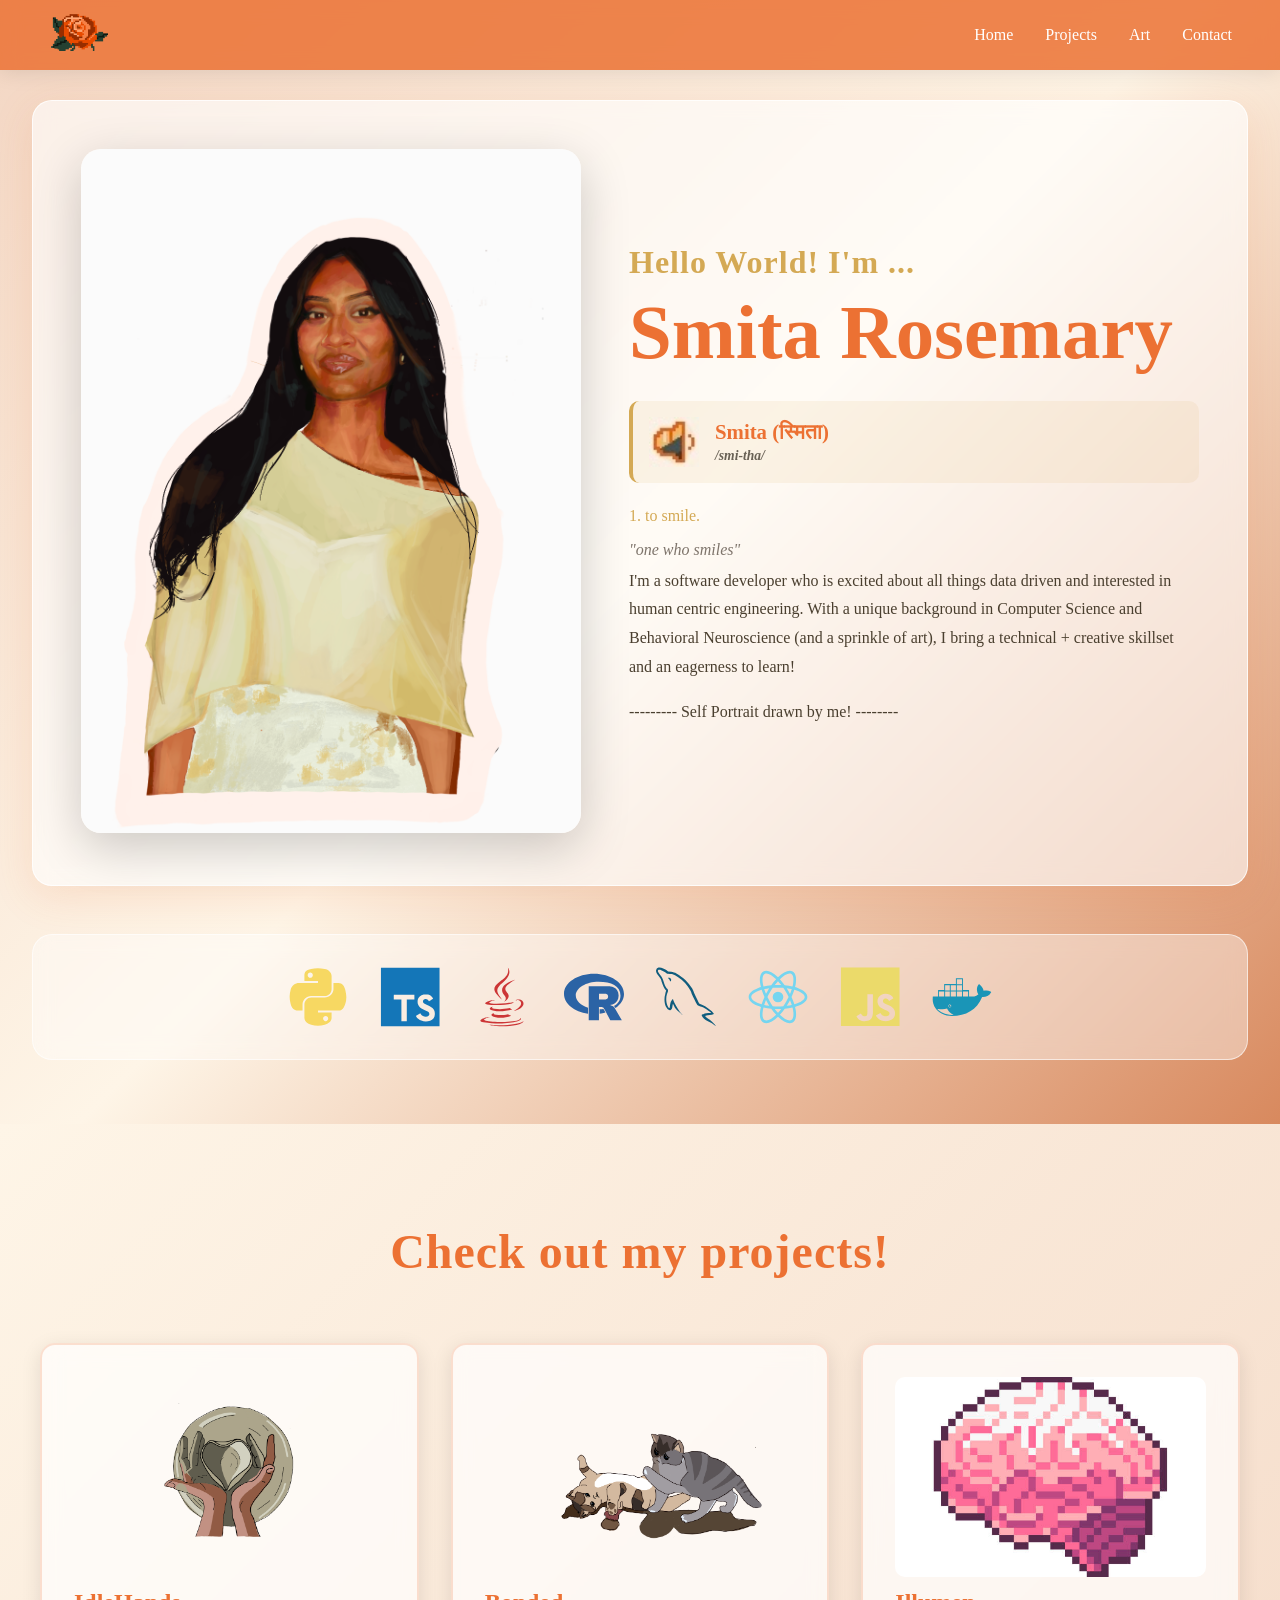
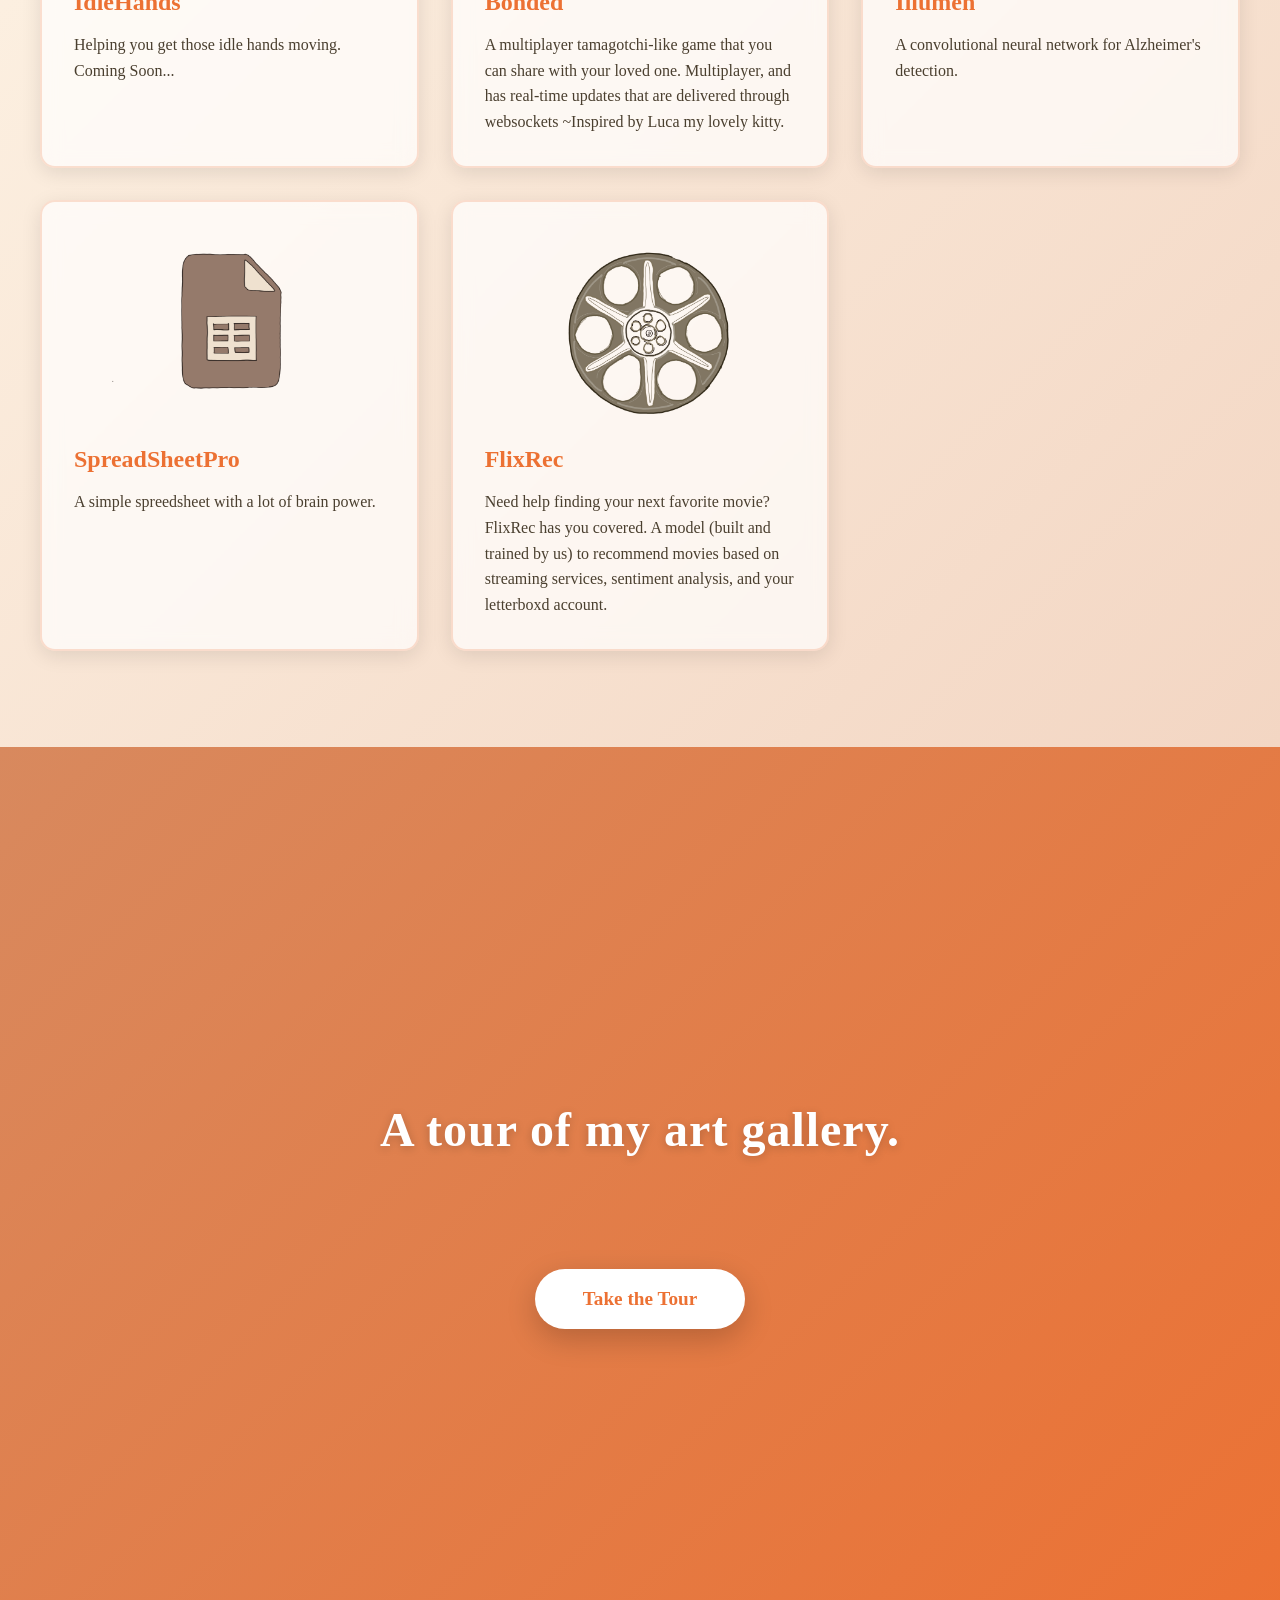
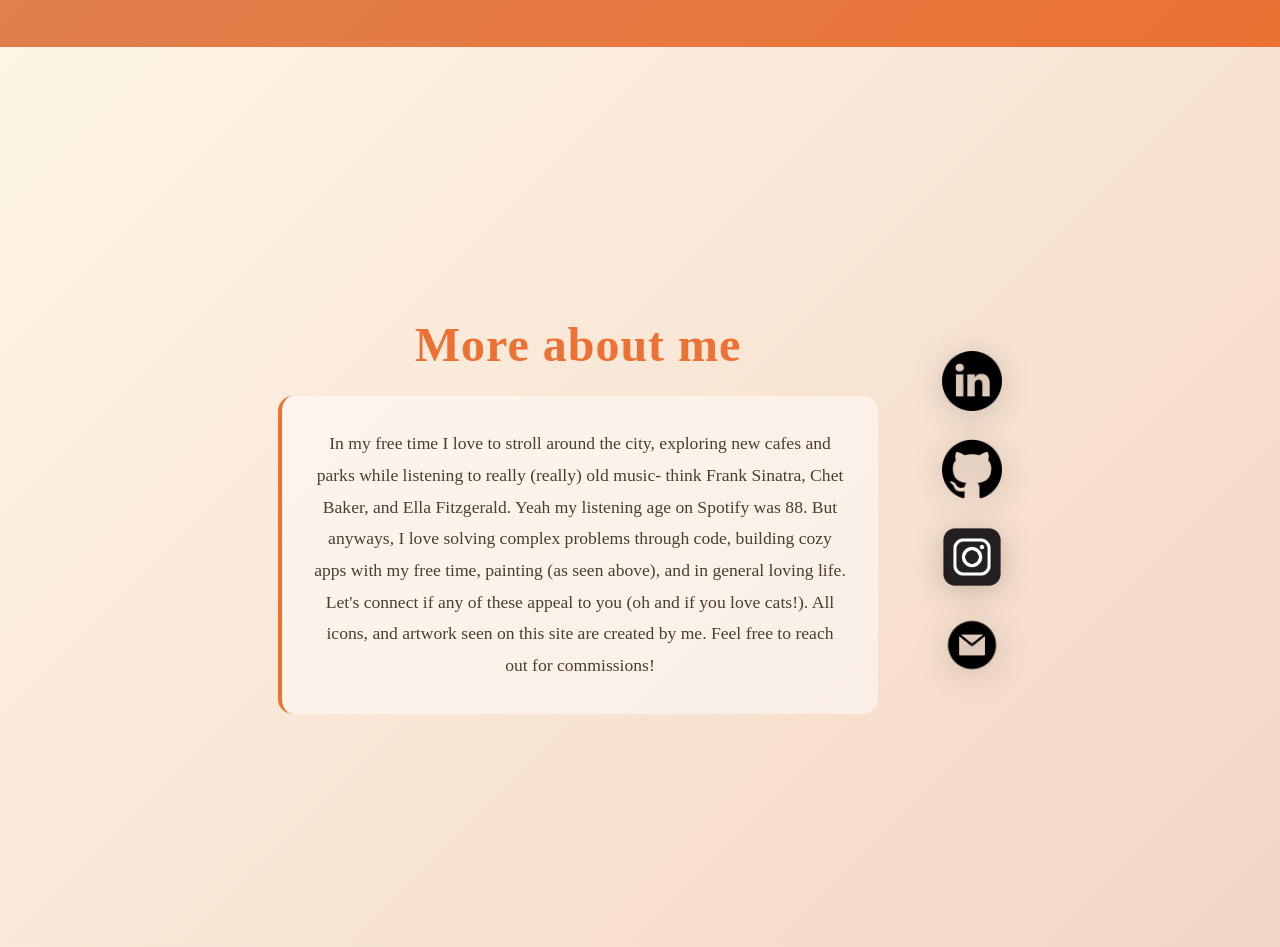
<file: index.html>
<!DOCTYPE html>
<html lang="en">
<head>
    <meta charset="UTF-8">
    <meta name="viewport" content="width=device-width, initial-scale=1.0">
    <title>Smita Rosemary's Portfolio Website</title>
    <link rel="stylesheet" href="style.css">
</head>
<body>
    <header>
        <div class = "logo">
            <img src="assets/loho.png" id="logo-button" alt="Logo">
        </div>
        <nav>
            <ul>
                <li class = "nav-item"><a href = "#Home" class = "active">Home</a></li>
                <li class = "nav-item"><a href = "#Projects" class="active">Projects</a></li>
                <li class = "nav-item"><a href = "#Art" class="active">Art</a></li>
                <li class = "nav-item"><a href = "#Contact" class="active">Contact</a></li>
            </ul>        
        </nav>
    </header>

    <section id="Home">
        <div class = "home-content">
            <div class="middle-home-section">
                <div class ="picture-container">
                    <img src="assets/self-png-version.png" alt="Profile Picture" class="profile-pic">
                </div>
                <div class = "intro-text">
                    <h2>Hello World! I'm ...</h2>
                    <h1>Smita Rosemary</h1>
                    <div class="pronounciation-header">
                        <img src="assets/audio1.jpg" alt="Play Sound" class="audio-pronounce" id= "play-sound">
                                        
                        <div class="name-things">
                            <h3>Smita (स्मिता)</h3>
                            <h4>/smi-tha/</h4>
                        </div>
                    </div>
                    <h5>1. to smile.</h5>
                    <h6>"one who smiles"</h6>
                    <p>I'm a software developer who is excited about all things data driven and interested in human centric engineering.
                        With a unique background in Computer Science and Behavioral Neuroscience (and a sprinkle of art), 
                        I bring a technical + creative skillset and an eagerness to learn!</p>
                    <p>--------- Self Portrait drawn by me! --------</p>
                </div>
            </div>
            
            <div class="tech-stack-icons">
                <img src="assets/python-plain.svg" alt="Python" class="tech-icon">
                <img src="assets/typescript-plain.svg" alt="TypeScript" class="tech-icon">
                <img src="assets/java-plain.svg" alt="Java" class="tech-icon">
                <img src="assets/r-plain.svg" alt="R" class="tech-icon">
                <img src="assets/mysql-original.svg" alt="SQL" class="tech-icon">
                <img src="assets/react-original.svg" alt="React" class="tech-icon">
                <img src="assets/javascript-plain.svg" alt="JavaScript" class="tech-icon">
                <img src="assets/docker-plain.svg" alt="Docker" class="tech-icon">
        </div>
    </section>
    <section id="Projects">
        <h2>Check out my projects!</h2>
        <div class="projects-content">
            <a href="https://github.com/smithsrose1/IdleHands" class="project-card">
                <img src="assets/idle2.png" alt="Project 1">
                <h3>IdleHands</h3>
                <p>Helping you get those idle hands moving. Coming Soon...</p>
            </a>
            <a href="https://github.com/smithsrose1/bonded" class="project-card">
                <img src="assets/virtualpet.png" alt="Project 2">
                <h3>Bonded</h3>
                <p>A multiplayer tamagotchi-like game that you can share with your loved one. Multiplayer, and has real-time updates that are delivered through websockets ~Inspired by Luca my lovely kitty.</p>
            </a>
            <a href="https://github.com/smithsrose1/mindscope" class="project-card">
                <img src="assets/brain.jpg" alt="Project 3">
                <h3>Illumen</h3>
                <p>A convolutional neural network for Alzheimer's detection.</p>
            </a>
            <a href="https://github.com/smithsrose1/SpreadsheetPro.git" class="project-card">
                <img src="assets/spreadpro2.png" alt="Project 4">
                <h3>SpreadSheetPro</h3>
                <p>A simple spreedsheet with a lot of brain power.</p>
            </a>
            <a href="https://github.com/smithsrose1/FlixRec.git" class="project-card">
                <img src="assets/flixrec.png" alt="Project 5">
                <h3>FlixRec</h3>
                <p>Need help finding your next favorite movie? FlixRec has you covered. A model (built and trained by us)
                    to recommend movies based on streaming services, sentiment analysis, and your letterboxd account.</p>
            </a>
        </div>
    </section>
    <section id="Art">
        <h2>A tour of my art gallery.</h2>
        <a href="art-gallery.html" class="tour-button" id="play-tour-audio">Take the Tour</a>
    </section>
    <section id="Contact">
        <div class="contact-content">
            <h2>More about me</h2>
            <p>In my free time I love to stroll around the city, exploring new cafes and parks while listening to really (really) old music- 
                think Frank Sinatra, Chet Baker, and Ella Fitzgerald. Yeah my listening age on Spotify was 88. 
                But anyways, I love solving complex problems through code, building cozy apps with my free time, painting (as seen above), and in general loving life.
                Let's connect if any of these appeal to you (oh and if you love cats!).
                All icons, and artwork seen on this site are created by me. Feel free to reach out for commissions!</p>
        </div>
        <div class="social-links">
            <a href="https://www.linkedin.com/in/smita-rosemary/" target="_blank">
                <img src="assets/linkedin.png" alt="LinkedIn" class="social-icon">
            </a>
            <a href="https://github.com/smithsrose1" target="_blank">
                <img src="assets/github.png" alt="GitHub" class="social-icon">
            </a>
            <a href="https://instagram.com/smita-rosemary" target="_blank">
                <img src="assets/ig.png" alt="Instagram" class="social-icon">
            </a>
            <a href="https://instagram.com/smita-rosemary" target="_blank">
                <img src="assets/email.png" alt="Email" class="social-icon">
            </a>
        </div>
    </section>  
    <audio id="pronounce-player" loop>
        <source src="assets/portfolio-track.mp3" type="audio/mpeg">
    </audio>

    <!-- Link your JavaScript file here -->
    <script src="script.js"></script>
</body>
</html>
</file>
<file: style.css>
/* ========== GLOBAL STYLES ========== */
* {
    margin: 0;
    padding: 0;
    box-sizing: border-box;
}

html {
    scroll-behavior: smooth;
    scroll-padding-top: 80px;
}

body {
    font-family: 'Georgia', serif;
    margin: 0;
    width: 100%;
    min-height: 100vh;
    background: linear-gradient(135deg, #f3d6c3 0%, #d8895e 100%);
    color: #2a2318;
}

/* ========== HEADER / NAVIGATION ========== */
header {
    position: fixed;
    top: 0;
    left: 0;
    width: 100%;
    height: 70px;
    display: flex;
    align-items: center;
    justify-content: space-between;
    padding: 0 3rem;
    background: rgba(236, 113, 51, 0.85);
    backdrop-filter: blur(10px);
    box-shadow: 0 2px 20px rgba(0, 0, 0, 0.1);
    z-index: 1000;
}

.logo img {
    height: 60px;
    width: auto;
    transition: transform 0.3s ease;
}

.logo img:hover {
    transform: scale(1.05);
}

nav ul {
    display: flex;
    list-style: none;
    gap: 2rem;
    margin: 0;
    padding: 0;
}

.nav-item a {
    text-decoration: none;
    color: #fff;
    font-weight: 500;
    font-size: 1rem;
    position: relative;
    padding: 0.5rem 0;
    transition: color 0.3s ease;
}

.nav-item a:hover {
    color: #4b2514;
    transition: color 0.3s ease-in-out;
}

/* ========== SECTIONS ========== */
section {
    min-height: 100vh;
    padding: 100px 2rem 4rem;
    display: flex;
    flex-direction: column;
    align-items: center;
    justify-content: center;
}

section h2 {
    font-size: clamp(2rem, 5vw, 3rem);
    color: #ec7133;
    margin-bottom: 2rem;
    text-align: left;
    letter-spacing: 1px;
}

/* ========== HOME SECTION ========== */
#Home {
    background: linear-gradient(135deg, #f3d6c3 0%, #fef5e7 50%, #d8895e 100%);
}

.home-content {
    width: 100%;
    max-width: 1400px;
}

.middle-home-section {
    display: flex;
    justify-content: center;
    align-items: center;
    gap: 3rem;
    padding: 3rem;
    background: rgba(255, 255, 255, 0.6);
    backdrop-filter: blur(10px);
    border-radius: 20px;
    box-shadow: 0 10px 40px rgba(236, 113, 51, 0.15);
    margin-bottom: 3rem;
    border: 1px solid rgba(255, 255, 255, 0.8);
}

.picture-container {
    flex: 1;
    max-width: 500px;
}

.profile-pic {
    width: 100%;
    height: auto;
    border-radius: 20px;
    box-shadow: 0 15px 50px rgba(0, 0, 0, 0.2);
    transition: transform 0.3s ease, box-shadow 0.3s ease;
}

.profile-pic:hover {
    transform: translateY(-5px);
    box-shadow: 0 20px 60px rgba(0, 0, 0, 0.25);
}

.intro-text {
    flex: 1;
    text-align: left;
    color: #2a2318;
}

.intro-text h2 {
    font-size: clamp(1.5rem, 3vw, 2rem);
    color: #d4a954;
    margin-bottom: 0.5rem;
    text-align: left;
}

.intro-text h1 {
    font-size: clamp(3rem, 6vw, 5rem);
    color: #ec7133;
    margin-bottom: 1rem;
    font-weight: 700;
    align-items: left;
}

.pronounciation-header {
    display: flex;
    align-items: center;
    gap: 1rem;
    margin: 1.5rem 0;
    padding: 1rem;
    background: rgba(212, 169, 84, 0.1);
    border-radius: 10px;
    border-left: 4px solid #d4a954;
}

.audio-pronounce {
    width: 50px;
    height: 50px;
    cursor: pointer;
    transition: transform 0.3s ease;
}

.audio-pronounce:hover {
    transform: scale(1.1);
}

.name-things h3 {
    font-size: 1.3rem;
    font-weight: 600;
    color: #ec7133;
    margin-bottom: 0.25rem;
}

.name-things h4 {
    font-size: .85rem;
    font-style: italic;
    opacity: 0.7;
}

.intro-text h5 {
    font-size: 1rem;
    font-weight: 500;
    margin: 1rem 0 0.5rem 0;
    color: #d4a954;
}
.intro-text h6 {
    font-size: 1rem;
    font-weight: 500;
    margin: 1rem 0 0.5rem 0;
    font-style:italic;
    color: #7e746b;
}

.intro-text p {
    font-size: 1rem;
    line-height: 1.8;
    margin-bottom: 1rem;
    color: #4a3f2f;
}

/* Tech Stack Icons */
.tech-stack-icons {
    display: flex;
    justify-content: center;
    align-items: center;
    gap: 2rem;
    flex-wrap: wrap;
    padding: 2rem;
    background: rgba(255, 255, 255, 0.4);
    border-radius: 20px;
    backdrop-filter: blur(10px);
    border: 1px solid rgba(255, 255, 255, 0.6);
}

.tech-icon {
    width: 60px;
    height: 60px;
    object-fit: contain;
    transition: transform 0.3s ease, filter 0.3s ease;
    filter: grayscale(20%);
}

.tech-icon:hover {
    transform: translateY(-10px) scale(1.1);
    filter: grayscale(0%) drop-shadow(0 10px 20px rgba(236, 113, 51, 0.3));
}

/* ========== PROJECTS SECTION ========== */
#Projects {
    background: linear-gradient(135deg, #fef5e7 0%, #f3d6c3 100%);
}

.projects-content {
    display: grid;
    grid-template-columns: repeat(auto-fit, minmax(300px, 1fr));
    gap: 2rem;
    max-width: 1200px;
    width: 100%;
    padding: 2rem 0;
}

.project-card {
    background: rgba(255, 255, 255, 0.7);
    backdrop-filter: blur(10px);
    border-radius: 15px;
    padding: 2rem;
    text-decoration: none;
    color: #2a2318;
    border: 2px solid rgba(236, 113, 51, 0.2);
    transition: all 0.4s cubic-bezier(0.4, 0, 0.2, 1);
    box-shadow: 0 5px 20px rgba(0, 0, 0, 0.1);
    position: relative;
    overflow: hidden;
}

.project-card::before {
    content: '';
    position: absolute;
    top: 0;
    left: 0;
    right: 0;
    height: 4px;
    background: linear-gradient(90deg, #ec7133, #d4a954);
    transform: scaleX(0);
    transform-origin: left;
    transition: transform 0.4s ease;
}

.project-card:hover::before {
    transform: scaleX(1);
}

.project-card:hover {
    transform: translateY(-15px);
    box-shadow: 0 20px 40px rgba(236, 113, 51, 0.25);
    border-color: #ec7133;
    background: rgba(255, 255, 255, 0.9);
}

.project-card img {
    width: 100%;
    height: 200px;
    object-fit: cover;
    border-radius: 10px;
    margin-bottom: .5rem;
    transition: transform 0.4s ease;
}

.project-card:hover img {
    transform: scale(1.05);
}

.project-card h3 {
    font-size: 1.5rem;
    color: #ec7133;
    margin-bottom: 1rem;
    transition: color 0.3s ease;
}

.project-card:hover h3 {
    color: #d4a954;
}

.project-card p {
    font-size: 1rem;
    line-height: 1.6;
    color: #4a3f2f;
}

/* ========== ART SECTION ========== */
#Art {
    background: linear-gradient(135deg, #d8895e 0%, #ec7133 100%);
    color: white;
}

#Art h2 {
    color: #fff;
    text-shadow: 0 2px 10px rgba(0, 0, 0, 0.2);
    margin-bottom: 7rem;
}

.tour-button {
    display: inline-block;
    padding: 1.2rem 3rem;
    font-size: 1.2rem;
    font-weight: 600;
    color: #ec7133;
    background: white;
    border: none;
    border-radius: 50px;
    text-decoration: none;
    box-shadow: 0 10px 30px rgba(0, 0, 0, 0.2);
    transition: all 0.3s ease;
    position: relative;
    overflow: hidden;
}

.tour-button::before {
    content: '';
    position: absolute;
    top: 50%;
    left: 50%;
    width: 0;
    height: 0;
    border-radius: 50%;
    background: rgba(212, 169, 84, 0.3);
    transform: translate(-50%, -50%);
    transition: width 0.6s ease, height 0.6s ease;
}

.tour-button:hover::before {
    width: 300px;
    height: 300px;
}

.tour-button:hover {
    transform: translateY(-5px);
    box-shadow: 0 15px 40px rgba(0, 0, 0, 0.3);
    color: #2a2318;
}

/* ========== CONTACT SECTION ========== */
#Contact {
    background: linear-gradient(135deg, #fef5e7 0%, #f3d6c3 100%);
    display: flex;
    flex-direction: row;
    align-items: right;
    justify-content: center;
    gap: 4rem;
}

.contact-content {
    flex: 1;
    max-width: 600px;
    text-align: center;
}

.contact-content h2 {
    text-align: center;
    margin-bottom: 1.5rem;
}

.contact-content p {
    font-size: 1.1rem;
    line-height: 1.8;
    color: #4a3f2f;
    background: rgba(255, 255, 255, 0.5);
    padding: 2rem;
    border-radius: 15px;
    border-left: 4px solid #ec7133;
}

.social-links {
    display: flex;
    flex-direction: column;
    gap: 1.5rem;
    align-items: center;
}

.social-icon {
    width: 60px;
    height: 60px;
    transition: transform 0.3s ease, filter 0.3s ease;
    filter: drop-shadow(0 5px 15px rgba(0, 0, 0, 0.2));
}

.social-icon:hover {
    transform: translateY(-10px) scale(1.15);
    filter: drop-shadow(0 10px 25px rgba(236, 113, 51, 0.4));
}

/* ========== RESPONSIVE DESIGN ========== */

/* Tablets */
@media (max-width: 1024px) {
    header {
        padding: 0 2rem;
    }
    
    nav ul {
        gap: 1.5rem;
    }
    
    .middle-home-section {
        padding: 2rem;
    }
}

/* Mobile landscape and small tablets */
@media (max-width: 768px) {
    header {
        height: auto;
        padding: 1rem;
    }
    
    nav ul {
        gap: 1rem;
    }
    
    .nav-item a {
        font-size: 0.9rem;
    }
    
    section {
        padding: 80px 1.5rem 3rem;
    }
    
    .middle-home-section {
        flex-direction: column;
        padding: 2rem 1.5rem;
    }
    
    .intro-text {
        text-align: center;
    }
    
    .pronounciation-header {
        justify-content: center;
    }
    
    .tech-stack-icons {
        gap: 1.5rem;
    }
    
    .tech-icon {
        width: 50px;
        height: 50px;
    }
    
    .projects-content {
        grid-template-columns: 1fr;
        gap: 1.5rem;
    }
    
    #Contact {
        flex-direction: column;
        gap: 2rem;
    }
    
    .contact-content {
        text-align: center;
    }
    
    .contact-content h2 {
        text-align: center;
    }
    
    .social-links {
        flex-direction: row;
        flex-wrap: wrap;
        justify-content: center;
    }
}

/* Mobile portrait */
@media (max-width: 480px) {
    header {
        flex-direction: column;
        height: auto;
        padding: 1rem 0.5rem;
    }
    
    .logo img {
        height: 30px;
    }
    
    nav ul {
        gap: 0.75rem;
        flex-wrap: wrap;
        justify-content: center;
    }
    
    .nav-item a {
        font-size: 0.85rem;
    }
    
    section {
        padding: 100px 1rem 2rem;
    }
    
    section h2 {
        font-size: 1.8rem;
    }
    
    .middle-home-section {
        padding: 1.5rem 1rem;
        gap: 2rem;
    }
    
    .intro-text h1 {
        font-size: 2.5rem;
    }
    
    .tech-icon {
        width: 45px;
        height: 45px;
    }
    
    .project-card {
        padding: 1.5rem;
    }
    
    .project-card img {
        height: 150px;
    }
    
    .tour-button {
        padding: 1rem 2rem;
        font-size: 1rem;
    }
    
    .contact-content p {
        font-size: 1rem;
        padding: 1.5rem;
    }
    
    .social-icon {
        width: 50px;
        height: 50px;
    }
}

/* Very small screens */
@media (max-width: 360px) {
    .tech-stack-icons {
        gap: 1rem;
    }
    
    .tech-icon {
        width: 40px;
        height: 40px;
    }
}
</file>
